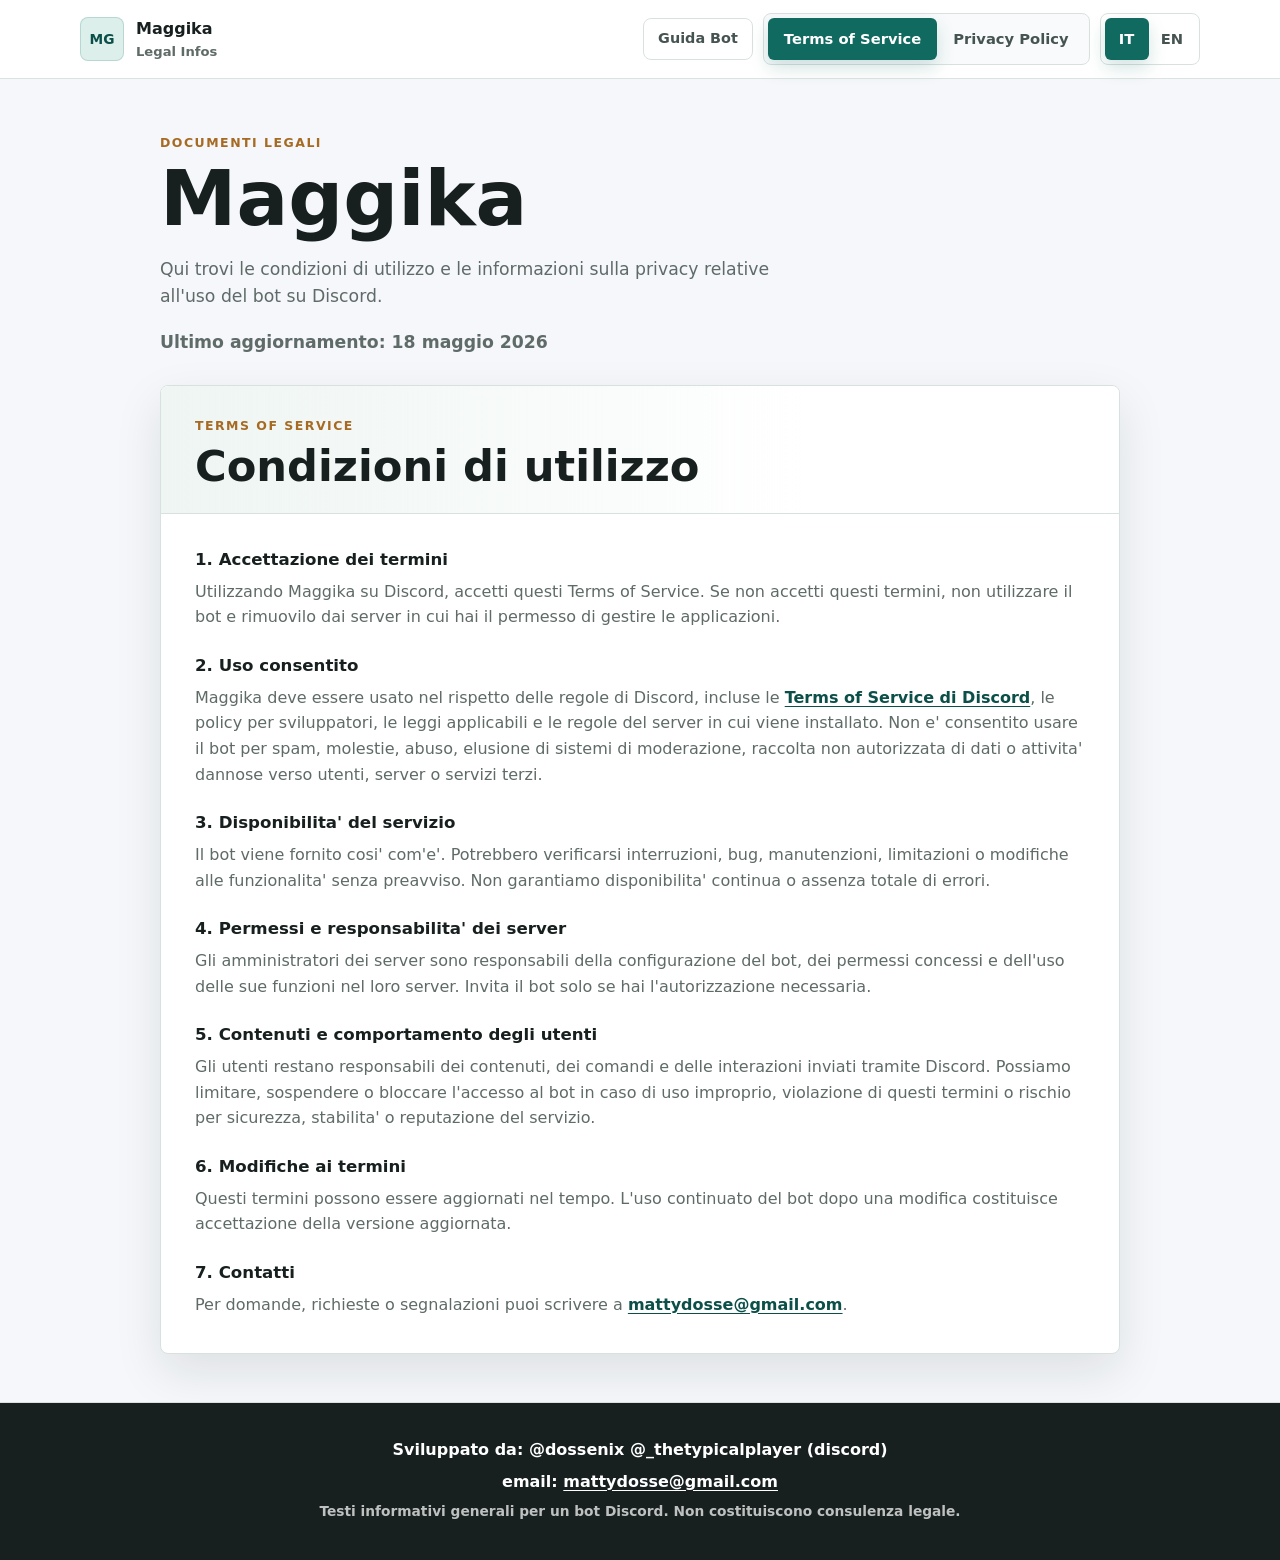
<file: index.html>
<!doctype html>
<html lang="it">
  <head>
    <meta charset="utf-8" />
    <meta name="viewport" content="width=device-width, initial-scale=1" />
    <meta
      name="description"
      content="Terms of Service e Privacy Policy per Maggika, bot Discord."
    />
    <title>Maggika | Legal Infos</title>
    <link rel="stylesheet" href="styles.css" />
  </head>
  <body>
    <header class="site-header">
      <nav class="nav" aria-label="Navigazione principale">
        <a class="brand" href="index.html#terms" aria-label="Maggika legal infos">
          <span class="brand-mark" aria-hidden="true">MG</span>
          <span>
            <span class="brand-name">Maggika</span>
            <span class="brand-subtitle">Legal Infos</span>
          </span>
        </a>

        <div class="nav-actions">
          <div class="page-links" aria-label="Pagine sito">
            <a class="page-link" href="bot.html">Guida Bot</a>
          </div>

          <div class="tabs" role="tablist" aria-label="Documenti legali">
            <button
              class="tab-button is-active"
              type="button"
              role="tab"
              aria-selected="true"
              aria-controls="terms"
              data-target="terms"
            >
              Terms of Service
            </button>
            <button
              class="tab-button"
              type="button"
              role="tab"
              aria-selected="false"
              aria-controls="privacy"
              data-target="privacy"
            >
              Privacy Policy
            </button>
          </div>

          <div class="language-switch" aria-label="Selezione lingua">
            <button
              class="language-button is-active"
              type="button"
              data-lang="it"
              aria-pressed="true"
            >
              IT
            </button>
            <button
              class="language-button"
              type="button"
              data-lang="en"
              aria-pressed="false"
            >
              EN
            </button>
          </div>
        </div>
      </nav>
    </header>

    <main class="page-shell">
      <section class="intro" aria-labelledby="page-title">
        <p class="eyebrow" data-i18n="intro.eyebrow">Documenti legali</p>
        <h1 id="page-title">Maggika</h1>
        <p data-i18n="intro.copy">
          Qui trovi le condizioni di utilizzo e le informazioni sulla privacy
          relative all'uso del bot su Discord.
        </p>
        <p class="last-updated" data-i18n="intro.updated">
          Ultimo aggiornamento: 18 maggio 2026
        </p>
      </section>

      <section
        class="policy-panel is-visible"
        id="terms"
        role="tabpanel"
        aria-labelledby="terms-title"
      >
        <div class="panel-heading">
          <p class="section-kicker" data-i18n="terms.kicker">Terms of Service</p>
          <h2 id="terms-title" data-i18n="terms.title">Condizioni di utilizzo</h2>
        </div>

        <article class="policy-content">
          <h3 data-i18n="terms.1.title">1. Accettazione dei termini</h3>
          <p data-i18n="terms.1.body">
            Utilizzando Maggika su Discord, accetti questi Terms of Service.
            Se non accetti questi termini, non utilizzare il bot e rimuovilo dai
            server in cui hai il permesso di gestire le applicazioni.
          </p>

          <h3 data-i18n="terms.2.title">2. Uso consentito</h3>
          <p data-i18n-html="terms.2.body">
            Maggika deve essere usato nel rispetto delle regole di Discord,
            incluse le
            <a href="https://discord.com/terms" target="_blank" rel="noreferrer"
              >Terms of Service di Discord</a
            >, le policy per sviluppatori, le leggi applicabili e le regole del
            server in cui viene installato. Non e' consentito usare il bot per
            spam, molestie, abuso, elusione di sistemi di moderazione, raccolta
            non autorizzata di dati o attivita' dannose verso utenti, server o
            servizi terzi.
          </p>

          <h3 data-i18n="terms.3.title">3. Disponibilita' del servizio</h3>
          <p data-i18n="terms.3.body">
            Il bot viene fornito cosi' com'e'. Potrebbero verificarsi interruzioni,
            bug, manutenzioni, limitazioni o modifiche alle funzionalita' senza
            preavviso. Non garantiamo disponibilita' continua o assenza totale di
            errori.
          </p>

          <h3 data-i18n="terms.4.title">4. Permessi e responsabilita' dei server</h3>
          <p data-i18n="terms.4.body">
            Gli amministratori dei server sono responsabili della configurazione
            del bot, dei permessi concessi e dell'uso delle sue funzioni nel loro
            server. Invita il bot solo se hai l'autorizzazione necessaria.
          </p>

          <h3 data-i18n="terms.5.title">5. Contenuti e comportamento degli utenti</h3>
          <p data-i18n="terms.5.body">
            Gli utenti restano responsabili dei contenuti, dei comandi e delle
            interazioni inviati tramite Discord. Possiamo limitare, sospendere o
            bloccare l'accesso al bot in caso di uso improprio, violazione di
            questi termini o rischio per sicurezza, stabilita' o reputazione del
            servizio.
          </p>

          <h3 data-i18n="terms.6.title">6. Modifiche ai termini</h3>
          <p data-i18n="terms.6.body">
            Questi termini possono essere aggiornati nel tempo. L'uso continuato
            del bot dopo una modifica costituisce accettazione della versione
            aggiornata.
          </p>

          <h3 data-i18n="terms.7.title">7. Contatti</h3>
          <p data-i18n-html="terms.7.body">
            Per domande, richieste o segnalazioni puoi scrivere a
            <a href="mailto:mattydosse@gmail.com">mattydosse@gmail.com</a>.
          </p>
        </article>
      </section>

      <section
        class="policy-panel"
        id="privacy"
        role="tabpanel"
        aria-labelledby="privacy-title"
        hidden
      >
        <div class="panel-heading">
          <p class="section-kicker" data-i18n="privacy.kicker">Privacy Policy</p>
          <h2 id="privacy-title" data-i18n="privacy.title">Informativa sulla privacy</h2>
        </div>

        <article class="policy-content">
          <h3 data-i18n="privacy.1.title">1. Dati che possiamo trattare</h3>
          <p data-i18n="privacy.1.body">
            Maggika puo' trattare dati tecnici e dati Discord necessari al
            funzionamento del bot, come ID utente, ID server, ID canali, ruoli,
            impostazioni del server, comandi usati, timestamp, log tecnici e
            contenuti inviati dagli utenti quando sono necessari per eseguire una
            funzione richiesta.
          </p>

          <h3 data-i18n="privacy.2.title">2. Finalita' del trattamento</h3>
          <p data-i18n="privacy.2.body">
            I dati vengono usati per fornire le funzionalita' del bot, gestire la
            configurazione dei server, migliorare stabilita' e sicurezza,
            prevenire abusi, correggere errori e rispondere a richieste di
            supporto.
          </p>

          <h3 data-i18n="privacy.3.title">3. Conservazione dei dati</h3>
          <p data-i18n="privacy.3.body">
            Conserviamo i dati solo per il tempo necessario al funzionamento del
            bot, alla sicurezza del servizio, alla risoluzione di problemi
            tecnici o agli obblighi applicabili. I dati non piu' necessari
            vengono eliminati o resi non riconducibili quando possibile.
          </p>

          <h3 data-i18n="privacy.4.title">4. Condivisione dei dati</h3>
          <p data-i18n="privacy.4.body">
            Non vendiamo i dati degli utenti. I dati possono essere trattati da
            servizi tecnici usati per ospitare, monitorare o mantenere il bot,
            oppure condivisi quando richiesto dalla legge o necessario per
            proteggere utenti, server e integrita' del servizio.
          </p>

          <h3 data-i18n="privacy.5.title">5. Sicurezza</h3>
          <p data-i18n="privacy.5.body">
            Usiamo misure ragionevoli per proteggere i dati trattati dal bot.
            Nessun sistema online, tuttavia, puo' essere considerato sicuro al
            100%.
          </p>

          <h3 data-i18n="privacy.6.title">6. Diritti e richieste degli utenti</h3>
          <p data-i18n-html="privacy.6.body">
            Puoi richiedere informazioni, correzione o cancellazione dei dati
            associati al tuo utilizzo del bot scrivendo a
            <a href="mailto:mattydosse@gmail.com">mattydosse@gmail.com</a>. Per
            aiutarci a gestire la richiesta, includi il tuo ID Discord e, se
            rilevante, l'ID del server.
          </p>

          <h3 data-i18n="privacy.7.title">7. Servizi di terze parti</h3>
          <p data-i18n-html="privacy.7.body">
            Il bot opera sulla piattaforma Discord. L'uso di Discord resta
            soggetto ai
            <a href="https://discord.com/terms" target="_blank" rel="noreferrer"
              >termini</a
            >, alla
            <a href="https://discord.com/privacy" target="_blank" rel="noreferrer"
              >privacy policy</a
            >
            e alle impostazioni privacy di Discord. Per le applicazioni Discord
            possono inoltre applicarsi i
            <a
              href="https://support-dev.discord.com/hc/en-us/articles/8562894815383-Discord-Developer-Terms-of-Service"
              target="_blank"
              rel="noreferrer"
              >Developer Terms of Service</a
            >
            e la
            <a
              href="https://support-dev.discord.com/hc/en-us/articles/8563934450327-Discord-Developer-Policy"
              target="_blank"
              rel="noreferrer"
              >Developer Policy</a
            >.
          </p>

          <h3 data-i18n="privacy.8.title">8. Modifiche alla privacy policy</h3>
          <p data-i18n="privacy.8.body">
            Questa Privacy Policy puo' essere aggiornata nel tempo. La versione
            pubblicata su questa pagina e' quella attualmente applicabile.
          </p>
        </article>
      </section>
    </main>

    <footer class="footer">
      <p data-i18n="footer.developed">
        Sviluppato da: @dossenix @_thetypicalplayer (discord)
      </p>
      <p data-i18n-html="footer.email">
        email: <a href="mailto:mattydosse@gmail.com">mattydosse@gmail.com</a>
      </p>
      <p class="disclaimer" data-i18n="footer.disclaimer">
        Testi informativi generali per un bot Discord. Non costituiscono
        consulenza legale.
      </p>
    </footer>

    <script src="script.js?v=20260518-langfix"></script>
  </body>
</html>
</file>
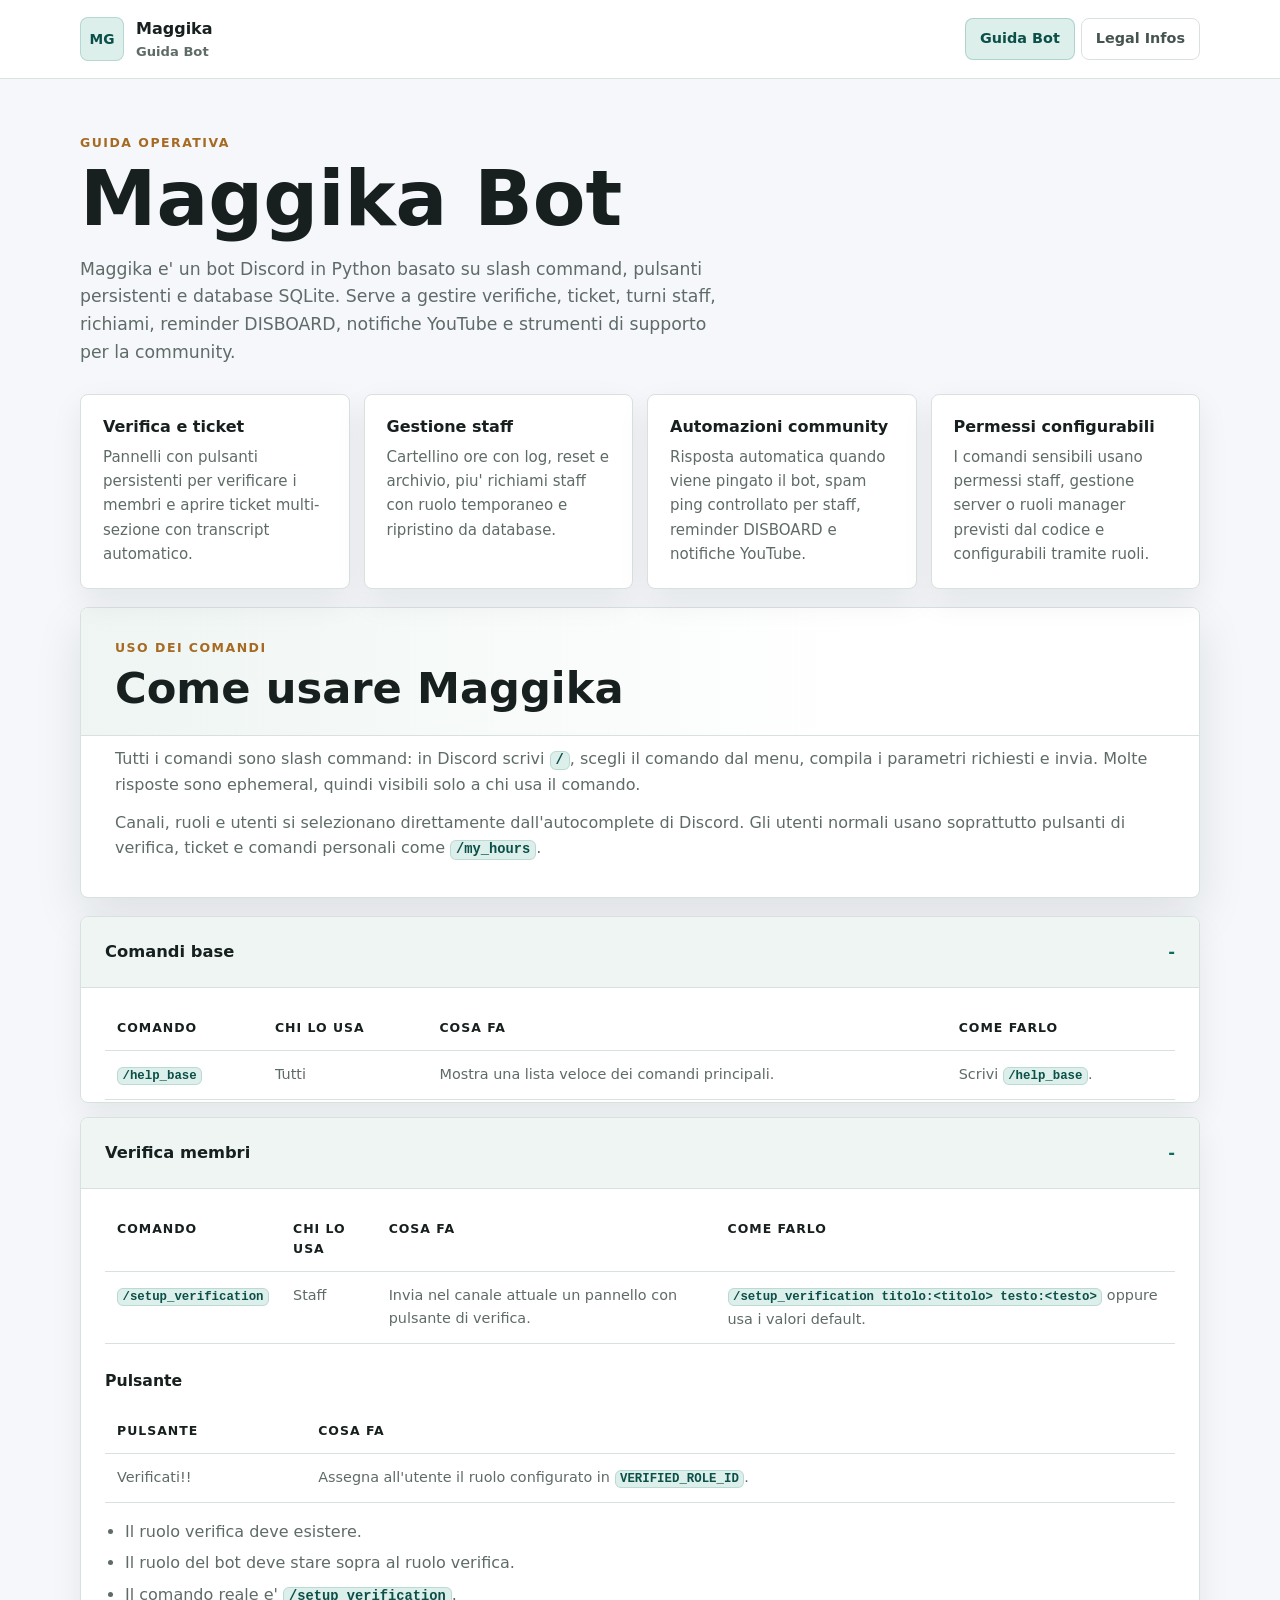
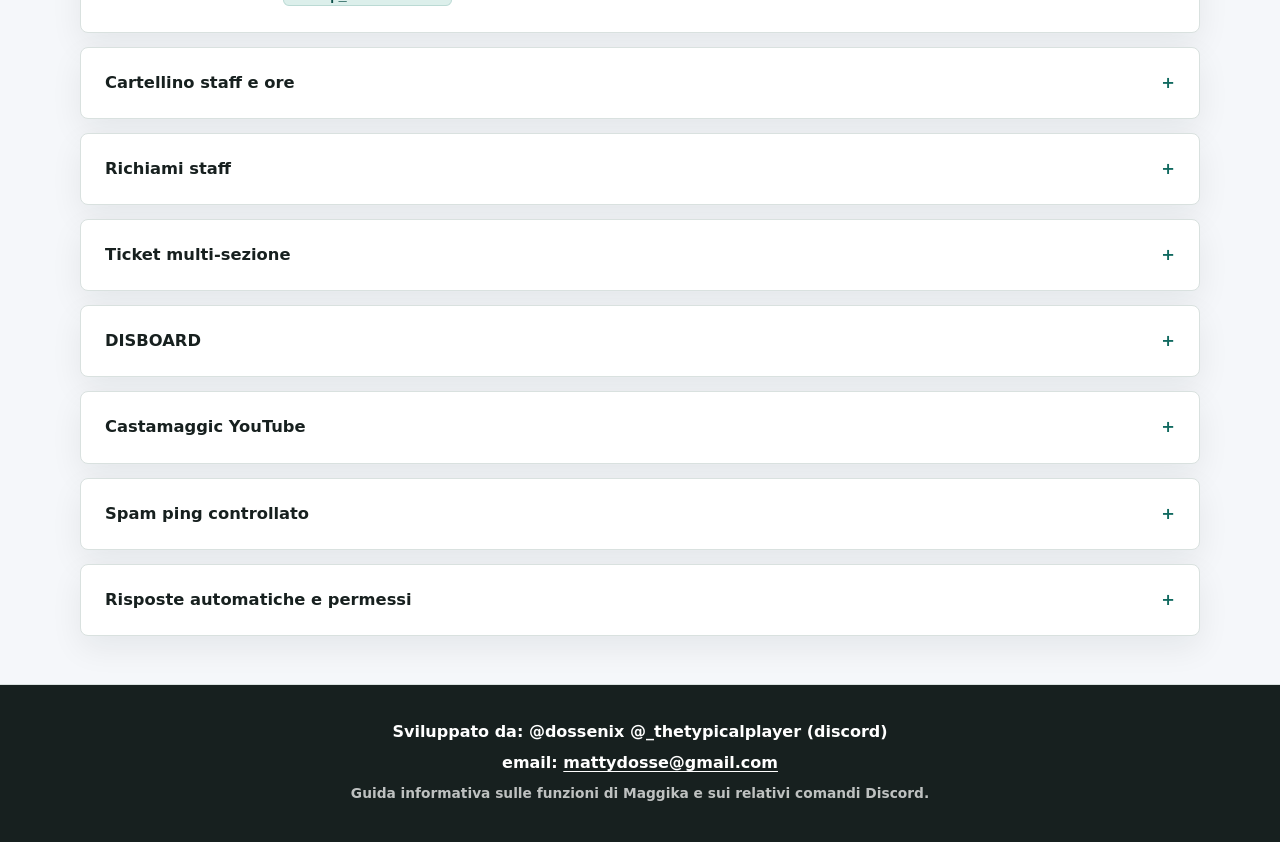
<file: bot.html>
<!doctype html>
<html lang="it">
  <head>
    <meta charset="utf-8" />
    <meta name="viewport" content="width=device-width, initial-scale=1" />
    <meta
      name="description"
      content="Guida operativa e significato di Maggika, bot Discord in Python."
    />
    <title>Maggika | Guida Bot</title>
    <link rel="stylesheet" href="styles.css" />
  </head>
  <body>
    <header class="site-header">
      <nav class="nav" aria-label="Navigazione principale">
        <a class="brand" href="bot.html" aria-label="Maggika guida bot">
          <span class="brand-mark" aria-hidden="true">MG</span>
          <span>
            <span class="brand-name">Maggika</span>
            <span class="brand-subtitle">Guida Bot</span>
          </span>
        </a>

        <div class="nav-actions">
          <div class="page-links" aria-label="Pagine sito">
            <a class="page-link is-active" href="bot.html">Guida Bot</a>
            <a class="page-link" href="index.html#terms">Legal Infos</a>
          </div>
        </div>
      </nav>
    </header>

    <main class="page-shell guide-shell">
      <section class="intro" aria-labelledby="guide-title">
        <p class="eyebrow">Guida operativa</p>
        <h1 id="guide-title">Maggika Bot</h1>
        <p>
          Maggika e' un bot Discord in Python basato su slash command, pulsanti
          persistenti e database SQLite. Serve a gestire verifiche, ticket,
          turni staff, richiami, reminder DISBOARD, notifiche YouTube e strumenti
          di supporto per la community.
        </p>
      </section>

      <section class="feature-grid" aria-label="Funzioni principali">
        <article class="feature-item">
          <h2>Verifica e ticket</h2>
          <p>
            Pannelli con pulsanti persistenti per verificare i membri e aprire
            ticket multi-sezione con transcript automatico.
          </p>
        </article>
        <article class="feature-item">
          <h2>Gestione staff</h2>
          <p>
            Cartellino ore con log, reset e archivio, piu' richiami staff con
            ruolo temporaneo e ripristino da database.
          </p>
        </article>
        <article class="feature-item">
          <h2>Automazioni community</h2>
          <p>
            Risposta automatica quando viene pingato il bot, spam ping
            controllato per staff, reminder DISBOARD e notifiche YouTube.
          </p>
        </article>
        <article class="feature-item">
          <h2>Permessi configurabili</h2>
          <p>
            I comandi sensibili usano permessi staff, gestione server o ruoli
            manager previsti dal codice e configurabili tramite ruoli.
          </p>
        </article>
      </section>

      <section class="guide-panel" aria-labelledby="how-to-title">
        <div class="panel-heading">
          <p class="section-kicker">Uso dei comandi</p>
          <h2 id="how-to-title">Come usare Maggika</h2>
        </div>
        <div class="policy-content">
          <p>
            Tutti i comandi sono slash command: in Discord scrivi
            <code>/</code>, scegli il comando dal menu, compila i parametri
            richiesti e invia. Molte risposte sono ephemeral, quindi visibili
            solo a chi usa il comando.
          </p>
          <p>
            Canali, ruoli e utenti si selezionano direttamente dall'autocomplete
            di Discord. Gli utenti normali usano soprattutto pulsanti di
            verifica, ticket e comandi personali come <code>/my_hours</code>.
          </p>
        </div>
      </section>

      <section class="docs-stack" aria-label="Documentazione comandi">
        <details class="doc-section" open>
          <summary>Comandi base</summary>
          <div class="table-wrap">
            <table>
              <thead>
                <tr>
                  <th>Comando</th>
                  <th>Chi lo usa</th>
                  <th>Cosa fa</th>
                  <th>Come farlo</th>
                </tr>
              </thead>
              <tbody>
                <tr>
                  <td><code>/help_base</code></td>
                  <td>Tutti</td>
                  <td>Mostra una lista veloce dei comandi principali.</td>
                  <td>Scrivi <code>/help_base</code>.</td>
                </tr>
              </tbody>
            </table>
          </div>
        </details>

        <details class="doc-section" open>
          <summary>Verifica membri</summary>
          <div class="table-wrap">
            <table>
              <thead>
                <tr>
                  <th>Comando</th>
                  <th>Chi lo usa</th>
                  <th>Cosa fa</th>
                  <th>Come farlo</th>
                </tr>
              </thead>
              <tbody>
                <tr>
                  <td><code>/setup_verification</code></td>
                  <td>Staff</td>
                  <td>Invia nel canale attuale un pannello con pulsante di verifica.</td>
                  <td>
                    <code>/setup_verification titolo:&lt;titolo&gt; testo:&lt;testo&gt;</code>
                    oppure usa i valori default.
                  </td>
                </tr>
              </tbody>
            </table>
          </div>
          <h3>Pulsante</h3>
          <div class="table-wrap compact-table">
            <table>
              <thead>
                <tr>
                  <th>Pulsante</th>
                  <th>Cosa fa</th>
                </tr>
              </thead>
              <tbody>
                <tr>
                  <td>Verificati!!</td>
                  <td>Assegna all'utente il ruolo configurato in <code>VERIFIED_ROLE_ID</code>.</td>
                </tr>
              </tbody>
            </table>
          </div>
          <ul class="note-list">
            <li>Il ruolo verifica deve esistere.</li>
            <li>Il ruolo del bot deve stare sopra al ruolo verifica.</li>
            <li>Il comando reale e' <code>/setup_verification</code>.</li>
          </ul>
        </details>

        <details class="doc-section">
          <summary>Cartellino staff e ore</summary>
          <div class="table-wrap">
            <table>
              <thead>
                <tr>
                  <th>Comando</th>
                  <th>Chi lo usa</th>
                  <th>Cosa fa</th>
                  <th>Come farlo</th>
                </tr>
              </thead>
              <tbody>
                <tr>
                  <td><code>/cartellino_panel</code></td>
                  <td>Manager ore</td>
                  <td>Invia il pannello cartellino in un canale.</td>
                  <td><code>/cartellino_panel canale:#staff logs:#log-cartellino</code>.</td>
                </tr>
                <tr>
                  <td><code>/cartellino_set_logs</code></td>
                  <td>Manager ore</td>
                  <td>Imposta il canale log per aperture, chiusure e annullamenti.</td>
                  <td><code>/cartellino_set_logs canale:#log-cartellino</code>.</td>
                </tr>
                <tr>
                  <td><code>/clock_in</code></td>
                  <td>Staff</td>
                  <td>Apre il tuo cartellino.</td>
                  <td>Scrivi <code>/clock_in</code> quando inizi il turno.</td>
                </tr>
                <tr>
                  <td><code>/clock_out</code></td>
                  <td>Staff</td>
                  <td>Chiude il tuo cartellino e salva i minuti.</td>
                  <td>Scrivi <code>/clock_out</code> quando finisci il turno.</td>
                </tr>
                <tr>
                  <td><code>/my_hours</code></td>
                  <td>Staff</td>
                  <td>Mostra le tue ore totali e se hai un turno aperto.</td>
                  <td>Scrivi <code>/my_hours</code>.</td>
                </tr>
                <tr>
                  <td><code>/hours</code></td>
                  <td>Manager ore</td>
                  <td>Mostra le ore di un membro staff.</td>
                  <td><code>/hours staff:@utente</code>.</td>
                </tr>
                <tr>
                  <td><code>/hours_reset</code></td>
                  <td>Manager ore</td>
                  <td>Azzera le ore di uno staff e archivia il totale precedente.</td>
                  <td><code>/hours_reset staff:@utente motivo:&lt;motivo&gt;</code>.</td>
                </tr>
                <tr>
                  <td><code>/cartellino_annulla</code></td>
                  <td>Manager ore</td>
                  <td>Annulla un cartellino aperto o l'ultimo timbro.</td>
                  <td>
                    <code>/cartellino_annulla staff:@utente tipo:&lt;tipo&gt; motivo:&lt;motivo&gt;</code>.
                  </td>
                </tr>
                <tr>
                  <td><code>/staff_archive</code></td>
                  <td>Manager ore</td>
                  <td>Mostra archivio ore, reset, timbri annullati e richiami.</td>
                  <td><code>/staff_archive staff:@utente</code>.</td>
                </tr>
              </tbody>
            </table>
          </div>
          <h3>Pulsanti del pannello</h3>
          <div class="table-wrap compact-table">
            <table>
              <thead>
                <tr>
                  <th>Pulsante</th>
                  <th>Cosa fa</th>
                </tr>
              </thead>
              <tbody>
                <tr>
                  <td>Apri cartellino</td>
                  <td>Equivale a <code>/clock_in</code>.</td>
                </tr>
                <tr>
                  <td>Chiudi cartellino</td>
                  <td>Equivale a <code>/clock_out</code>.</td>
                </tr>
                <tr>
                  <td>Aperti ora</td>
                  <td>Mostra chi ha un cartellino aperto in quel momento.</td>
                </tr>
              </tbody>
            </table>
          </div>
          <ul class="note-list">
            <li>Il bot impedisce di aprire due cartellini contemporaneamente.</li>
            <li>I minuti vengono arrotondati almeno a 1 minuto se il turno ha durata positiva.</li>
            <li>I log vengono inviati solo se hai configurato il canale log.</li>
          </ul>
        </details>

        <details class="doc-section">
          <summary>Richiami staff</summary>
          <div class="table-wrap">
            <table>
              <thead>
                <tr>
                  <th>Comando</th>
                  <th>Chi lo usa</th>
                  <th>Cosa fa</th>
                  <th>Come farlo</th>
                </tr>
              </thead>
              <tbody>
                <tr>
                  <td><code>/staff_richiamo_roles</code></td>
                  <td>Manager ore</td>
                  <td>Decide quali ruoli possono dare richiami staff.</td>
                  <td><code>/staff_richiamo_roles ruolo_1:@Admin ruolo_2:@Manager ruolo_3:@Tecnico</code>.</td>
                </tr>
                <tr>
                  <td><code>/staff_richiamo</code></td>
                  <td>Ruoli autorizzati</td>
                  <td>Assegna un ruolo temporaneo a uno staff e salva il richiamo.</td>
                  <td><code>/staff_richiamo staff:@utente ruolo:@Richiamo durata:2h motivo:&lt;motivo&gt;</code>.</td>
                </tr>
              </tbody>
            </table>
          </div>
          <p class="inline-note">Durate supportate: <code>30m</code>, <code>2h</code>, <code>1d</code>, <code>3d</code>, <code>1d2h</code>.</p>
          <p class="inline-note">
            Il bot prova a rimuovere automaticamente il ruolo alla scadenza. Se
            si riavvia, ripristina i richiami ancora pendenti dal database.
          </p>
        </details>

        <details class="doc-section">
          <summary>Ticket multi-sezione</summary>
          <h3>Tipi ticket disponibili</h3>
          <div class="table-wrap compact-table">
            <table>
              <thead>
                <tr>
                  <th>Valore</th>
                  <th>Nome visibile</th>
                  <th>Uso</th>
                </tr>
              </thead>
              <tbody>
                <tr>
                  <td><code>reports_utenti</code></td>
                  <td>Reports Utenti</td>
                  <td>Segnalazioni verso utenti.</td>
                </tr>
                <tr>
                  <td><code>reports_staff</code></td>
                  <td>Reports Staff</td>
                  <td>Segnalazioni verso membri staff.</td>
                </tr>
                <tr>
                  <td><code>supporto_generale</code></td>
                  <td>Supporto Generale</td>
                  <td>Domande, problemi e chiarimenti.</td>
                </tr>
                <tr>
                  <td><code>partnership</code></td>
                  <td>Partnership</td>
                  <td>Proposte o richieste partnership.</td>
                </tr>
              </tbody>
            </table>
          </div>
          <div class="table-wrap">
            <table>
              <thead>
                <tr>
                  <th>Comando</th>
                  <th>Chi lo usa</th>
                  <th>Cosa fa</th>
                  <th>Come farlo</th>
                </tr>
              </thead>
              <tbody>
                <tr>
                  <td><code>/ticket_panel</code></td>
                  <td>Manager ticket</td>
                  <td>Invia il pannello ticket.</td>
                  <td><code>/ticket_panel canale:#ticket titolo:&lt;titolo&gt; descrizione:&lt;testo&gt;</code>.</td>
                </tr>
                <tr>
                  <td><code>/ticket_set_roles</code></td>
                  <td>Manager ticket</td>
                  <td>Imposta i ruoli supporto per un tipo ticket.</td>
                  <td><code>/ticket_set_roles tipo:supporto_generale ruolo_1:@Staff ruolo_2:@Admin</code>.</td>
                </tr>
                <tr>
                  <td><code>/ticket_set_category</code></td>
                  <td>Manager ticket</td>
                  <td>Imposta la categoria dove creare i canali ticket.</td>
                  <td><code>/ticket_set_category tipo:reports_utenti categoria:&lt;categoria&gt;</code>.</td>
                </tr>
                <tr>
                  <td><code>/ticket_set_transcript</code></td>
                  <td>Manager ticket</td>
                  <td>Imposta il canale dove inviare i transcript.</td>
                  <td><code>/ticket_set_transcript tipo:reports_utenti canale:#transcript</code>.</td>
                </tr>
                <tr>
                  <td><code>/ticket_set_open_message</code></td>
                  <td>Manager ticket</td>
                  <td>Personalizza titolo e messaggio del ticket appena aperto.</td>
                  <td><code>/ticket_set_open_message tipo:supporto_generale titolo:&lt;titolo&gt; messaggio:&lt;messaggio&gt;</code>.</td>
                </tr>
                <tr>
                  <td><code>/ticket_reset_open_message</code></td>
                  <td>Manager ticket</td>
                  <td>Ripristina il messaggio apertura default.</td>
                  <td><code>/ticket_reset_open_message tipo:supporto_generale</code>.</td>
                </tr>
                <tr>
                  <td><code>/ticket_settings</code></td>
                  <td>Manager ticket</td>
                  <td>Mostra configurazione ticket attuale.</td>
                  <td>Scrivi <code>/ticket_settings</code>.</td>
                </tr>
                <tr>
                  <td><code>/close_ticket</code></td>
                  <td>Owner ticket, supporto o staff</td>
                  <td>Chiude il ticket corrente, salva transcript e cancella il canale.</td>
                  <td>Dentro al ticket: <code>/close_ticket motivo:&lt;motivo&gt;</code>.</td>
                </tr>
              </tbody>
            </table>
          </div>
          <h3>Placeholder apertura ticket</h3>
          <p class="inline-note">
            Puoi usare <code>{ticket_id}</code>, <code>{type}</code>,
            <code>{user}</code>, <code>{user_name}</code>,
            <code>{subject}</code>, <code>{description}</code> e
            <code>{support}</code>.
          </p>
          <ul class="note-list">
            <li>Ogni utente puo' avere un solo ticket aperto per lo stesso tipo.</li>
            <li>Alla chiusura viene generato un transcript <code>.txt</code> degli ultimi messaggi letti.</li>
            <li>Il bot deve poter creare e gestire canali, leggere cronologia e inviare file.</li>
          </ul>
        </details>

        <details class="doc-section">
          <summary>DISBOARD</summary>
          <div class="table-wrap">
            <table>
              <thead>
                <tr>
                  <th>Comando</th>
                  <th>Chi lo usa</th>
                  <th>Cosa fa</th>
                  <th>Come farlo</th>
                </tr>
              </thead>
              <tbody>
                <tr>
                  <td><code>/disboard_set_timer</code></td>
                  <td>Staff o gestione server</td>
                  <td>Imposta dopo quanti minuti ricordare il bump.</td>
                  <td><code>/disboard_set_timer minuti:120</code>. Range: 1-1440.</td>
                </tr>
                <tr>
                  <td><code>/disboard_status</code></td>
                  <td>Tutti</td>
                  <td>Mostra il prossimo reminder DISBOARD pendente.</td>
                  <td>Scrivi <code>/disboard_status</code>.</td>
                </tr>
                <tr>
                  <td><code>/disboard_cancel</code></td>
                  <td>Staff o gestione server</td>
                  <td>Cancella i reminder pendenti di un canale.</td>
                  <td><code>/disboard_cancel canale:#bump</code>, oppure usa il canale attuale.</td>
                </tr>
              </tbody>
            </table>
          </div>
          <ul class="note-list">
            <li>Il bot ascolta i messaggi del bot DISBOARD.</li>
            <li>Quando rileva un bump riuscito, salva un reminder.</li>
            <li>Alla scadenza pinga chi ha fatto bump, se riesce a riconoscerlo.</li>
          </ul>
        </details>

        <details class="doc-section">
          <summary>Castamaggic YouTube</summary>
          <div class="table-wrap">
            <table>
              <thead>
                <tr>
                  <th>Comando</th>
                  <th>Chi lo usa</th>
                  <th>Cosa fa</th>
                  <th>Come farlo</th>
                </tr>
              </thead>
              <tbody>
                <tr>
                  <td><code>/castamaggic_setup</code></td>
                  <td>Staff</td>
                  <td>Configura notifiche nuovo video.</td>
                  <td><code>/castamaggic_setup youtube_channel_id:UC... canale:#video ruolo:@YouTube intervallo_minuti:30 annuncia_ultimo:false messaggio:&lt;testo&gt;</code>.</td>
                </tr>
                <tr>
                  <td><code>/castamaggic_check</code></td>
                  <td>Staff</td>
                  <td>Controlla subito se c'e' un nuovo video.</td>
                  <td><code>/castamaggic_check annuncia_anche_se_gia_visto:false</code>.</td>
                </tr>
                <tr>
                  <td><code>/castamaggic_status</code></td>
                  <td>Tutti</td>
                  <td>Mostra configurazione Castamaggic.</td>
                  <td>Scrivi <code>/castamaggic_status</code>.</td>
                </tr>
                <tr>
                  <td><code>/castamaggic_set_channel</code></td>
                  <td>Staff</td>
                  <td>Cambia canale notifiche video.</td>
                  <td><code>/castamaggic_set_channel canale:#video</code>.</td>
                </tr>
                <tr>
                  <td><code>/castamaggic_set_role</code></td>
                  <td>Staff</td>
                  <td>Cambia ruolo da pingare.</td>
                  <td><code>/castamaggic_set_role ruolo:@YouTube</code>.</td>
                </tr>
                <tr>
                  <td><code>/castamaggic_clear_role</code></td>
                  <td>Staff</td>
                  <td>Rimuove il ping ruolo.</td>
                  <td>Scrivi <code>/castamaggic_clear_role</code>.</td>
                </tr>
                <tr>
                  <td><code>/castamaggic_set_youtube</code></td>
                  <td>Staff</td>
                  <td>Cambia ID canale YouTube.</td>
                  <td><code>/castamaggic_set_youtube youtube_channel_id:UC...</code>.</td>
                </tr>
                <tr>
                  <td><code>/castamaggic_set_interval</code></td>
                  <td>Staff</td>
                  <td>Cambia intervallo controllo video.</td>
                  <td><code>/castamaggic_set_interval minuti:30</code>. Range: 5-1440.</td>
                </tr>
                <tr>
                  <td><code>/castamaggic_set_message</code></td>
                  <td>Staff</td>
                  <td>Personalizza il testo dell'annuncio.</td>
                  <td><code>/castamaggic_set_message messaggio:Nuovo video: {title} {url}</code>.</td>
                </tr>
                <tr>
                  <td><code>/castamaggic_toggle</code></td>
                  <td>Staff</td>
                  <td>Attiva o disattiva le notifiche.</td>
                  <td><code>/castamaggic_toggle attivo:true</code> oppure <code>false</code>.</td>
                </tr>
              </tbody>
            </table>
          </div>
          <p class="inline-note">
            Placeholder annuncio: <code>{title}</code>, <code>{url}</code>,
            <code>{published}</code>. L'ID canale YouTube di solito inizia con
            <code>UC</code> e il controllo automatico usa il feed XML.
          </p>
        </details>

        <details class="doc-section">
          <summary>Spam ping controllato</summary>
          <div class="table-wrap">
            <table>
              <thead>
                <tr>
                  <th>Comando</th>
                  <th>Chi lo usa</th>
                  <th>Cosa fa</th>
                  <th>Come farlo</th>
                </tr>
              </thead>
              <tbody>
                <tr>
                  <td><code>/spam_ping</code></td>
                  <td>Staff</td>
                  <td>Pinga un utente da 1 a 5 volte con pausa di 1 secondo.</td>
                  <td><code>/spam_ping membro:@utente volte:3 messaggio:ti stanno cercando</code>.</td>
                </tr>
              </tbody>
            </table>
          </div>
          <ul class="note-list">
            <li>Non puo' pingare altri bot.</li>
            <li>Ha cooldown: 1 uso ogni 90 secondi.</li>
            <li>Non permette ping a ruoli o everyone.</li>
          </ul>
        </details>

        <details class="doc-section">
          <summary>Risposte automatiche e permessi</summary>
          <p class="inline-note">
            Maggika risponde automaticamente quando viene menzionato direttamente
            in un messaggio, ad esempio <code>@MaggikaBot</code>. Risponde con
            una frase casuale e una GIF, non risponde ai bot e ignora
            <code>@everyone</code>.
          </p>
          <div class="table-wrap compact-table">
            <table>
              <thead>
                <tr>
                  <th>Concetto</th>
                  <th>Come funziona</th>
                </tr>
              </thead>
              <tbody>
                <tr>
                  <td>Staff generale</td>
                  <td>Admin oppure ruoli indicati in <code>STAFF_ROLE_IDS</code>.</td>
                </tr>
                <tr>
                  <td>Manager ore</td>
                  <td>Admin, <code>manage_guild</code> oppure ruoli manager hardcoded nel modulo ore.</td>
                </tr>
                <tr>
                  <td>Manager ticket</td>
                  <td>Admin, <code>manage_guild</code> oppure ruoli manager hardcoded nel modulo ticket.</td>
                </tr>
              </tbody>
            </table>
          </div>
        </details>
      </section>
    </main>

    <footer class="footer">
      <p>Sviluppato da: @dossenix @_thetypicalplayer (discord)</p>
      <p>email: <a href="mailto:mattydosse@gmail.com">mattydosse@gmail.com</a></p>
      <p class="disclaimer">
        Guida informativa sulle funzioni di Maggika e sui relativi comandi Discord.
      </p>
    </footer>
  </body>
</html>
</file>
<file: styles.css>
:root {
  color-scheme: light;
  --bg: #f5f7fa;
  --surface: #ffffff;
  --surface-soft: #eef5f3;
  --text: #17201f;
  --muted: #5f6b68;
  --line: #d9e1df;
  --accent: #116a60;
  --accent-strong: #0b4f48;
  --accent-soft: #dcefeb;
  --gold: #a66a22;
  --shadow: 0 18px 48px rgba(18, 32, 30, 0.1);
}

* {
  box-sizing: border-box;
}

html {
  scroll-behavior: smooth;
}

body {
  margin: 0;
  min-height: 100vh;
  background: var(--bg);
  color: var(--text);
  font-family:
    Inter, ui-sans-serif, system-ui, -apple-system, BlinkMacSystemFont, "Segoe UI",
    sans-serif;
  line-height: 1.6;
}

a {
  color: var(--accent-strong);
  font-weight: 700;
  text-decoration-thickness: 0.08em;
  text-underline-offset: 0.18em;
}

.site-header {
  position: sticky;
  top: 0;
  z-index: 10;
  border-bottom: 1px solid rgba(217, 225, 223, 0.9);
  background: rgba(255, 255, 255, 0.92);
  backdrop-filter: blur(18px);
}

.nav {
  display: flex;
  width: min(1120px, calc(100% - 32px));
  min-height: 78px;
  margin: 0 auto;
  align-items: center;
  justify-content: space-between;
  gap: 24px;
}

.brand {
  display: inline-flex;
  min-width: 0;
  align-items: center;
  gap: 12px;
  color: inherit;
  text-decoration: none;
}

.brand-mark {
  display: grid;
  width: 44px;
  height: 44px;
  flex: 0 0 auto;
  place-items: center;
  border: 1px solid rgba(17, 106, 96, 0.18);
  border-radius: 8px;
  background: var(--accent-soft);
  color: var(--accent-strong);
  font-size: 0.86rem;
  font-weight: 900;
  letter-spacing: 0;
}

.brand-name,
.brand-subtitle {
  display: block;
}

.brand-name {
  font-size: 1rem;
  font-weight: 850;
}

.brand-subtitle {
  color: var(--muted);
  font-size: 0.82rem;
  font-weight: 700;
}

.nav-actions {
  display: inline-flex;
  min-width: 0;
  align-items: center;
  gap: 10px;
}

.page-links {
  display: inline-flex;
  min-width: 0;
  align-items: center;
  gap: 6px;
}

.page-link {
  display: inline-flex;
  min-height: 42px;
  align-items: center;
  border: 1px solid var(--line);
  border-radius: 8px;
  background: #ffffff;
  color: #465451;
  font-size: 0.9rem;
  font-weight: 850;
  padding: 0 14px;
  text-decoration: none;
  transition:
    background 160ms ease,
    border-color 160ms ease,
    color 160ms ease;
}

.page-link:hover,
.page-link.is-active {
  border-color: rgba(17, 106, 96, 0.22);
  background: var(--accent-soft);
  color: var(--accent-strong);
}

.tabs {
  display: inline-flex;
  min-width: 0;
  padding: 4px;
  border: 1px solid var(--line);
  border-radius: 8px;
  background: #f8fafb;
}

.language-switch {
  display: inline-flex;
  flex: 0 0 auto;
  padding: 4px;
  border: 1px solid var(--line);
  border-radius: 8px;
  background: #ffffff;
}

.tab-button,
.language-button {
  min-height: 42px;
  border: 0;
  border-radius: 6px;
  background: transparent;
  color: #465451;
  cursor: pointer;
  font: inherit;
  font-size: 0.92rem;
  font-weight: 800;
  padding: 0 16px;
  transition:
    background 160ms ease,
    color 160ms ease,
    box-shadow 160ms ease;
}

.language-button {
  min-width: 44px;
  padding: 0 12px;
}

.tab-button:hover,
.language-button:hover {
  color: var(--text);
}

.tab-button:focus-visible,
.language-button:focus-visible {
  outline: 3px solid rgba(17, 106, 96, 0.22);
  outline-offset: 2px;
}

.tab-button.is-active,
.language-button.is-active {
  background: var(--accent);
  color: #ffffff;
  box-shadow: 0 8px 18px rgba(17, 106, 96, 0.18);
}

.page-shell {
  width: min(960px, calc(100% - 32px));
  margin: 0 auto;
  padding: 54px 0 48px;
}

.intro {
  max-width: 760px;
  padding: 0 0 28px;
}

.eyebrow,
.section-kicker {
  margin: 0 0 8px;
  color: var(--gold);
  font-size: 0.78rem;
  font-weight: 900;
  letter-spacing: 0.12em;
  text-transform: uppercase;
}

h1,
h2,
h3,
p {
  overflow-wrap: anywhere;
}

h1 {
  margin: 0;
  font-size: clamp(2.3rem, 6vw, 4.8rem);
  line-height: 1;
  letter-spacing: 0;
}

.intro p:not(.eyebrow) {
  max-width: 660px;
  margin: 18px 0 0;
  color: var(--muted);
  font-size: 1.08rem;
}

.intro .last-updated {
  color: var(--accent-strong);
  font-size: 0.95rem;
  font-weight: 850;
}

.policy-panel {
  border: 1px solid var(--line);
  border-radius: 8px;
  background: var(--surface);
  box-shadow: var(--shadow);
  overflow: hidden;
}

.guide-panel,
.doc-section,
.feature-item {
  border: 1px solid var(--line);
  border-radius: 8px;
  background: var(--surface);
  box-shadow: var(--shadow);
  overflow: hidden;
}

.policy-panel[hidden] {
  display: none;
}

.panel-heading {
  padding: 30px 34px 24px;
  border-bottom: 1px solid var(--line);
  background:
    linear-gradient(90deg, var(--surface-soft) 0, rgba(255, 255, 255, 0) 68%),
    var(--surface);
}

.panel-heading h2 {
  margin: 0;
  font-size: clamp(1.7rem, 4vw, 2.7rem);
  line-height: 1.05;
  letter-spacing: 0;
}

.policy-content {
  padding: 10px 34px 36px;
}

.policy-content h3 {
  margin: 26px 0 8px;
  font-size: 1.04rem;
  line-height: 1.25;
}

.policy-content p {
  margin: 0;
  color: var(--muted);
}

.policy-content p + p {
  margin-top: 12px;
}

.guide-shell {
  width: min(1120px, calc(100% - 32px));
}

.feature-grid {
  display: grid;
  grid-template-columns: repeat(4, minmax(0, 1fr));
  gap: 14px;
  margin: 0 0 18px;
}

.feature-item {
  box-shadow: 0 12px 32px rgba(18, 32, 30, 0.07);
  padding: 22px;
}

.feature-item h2 {
  margin: 0 0 8px;
  font-size: 1rem;
  line-height: 1.25;
}

.feature-item p {
  margin: 0;
  color: var(--muted);
  font-size: 0.94rem;
}

.guide-panel {
  margin-bottom: 18px;
}

.docs-stack {
  display: grid;
  gap: 14px;
}

.doc-section {
  box-shadow: 0 12px 32px rgba(18, 32, 30, 0.07);
}

.doc-section summary {
  cursor: pointer;
  list-style: none;
  padding: 22px 24px;
  color: var(--text);
  font-size: 1.02rem;
  font-weight: 900;
}

.doc-section summary::-webkit-details-marker {
  display: none;
}

.doc-section summary::after {
  content: "+";
  float: right;
  color: var(--accent);
  font-weight: 900;
}

.doc-section[open] summary {
  border-bottom: 1px solid var(--line);
  background: var(--surface-soft);
}

.doc-section[open] summary::after {
  content: "-";
}

.doc-section h3 {
  margin: 22px 24px 10px;
  font-size: 0.98rem;
}

.table-wrap {
  overflow-x: auto;
  padding: 18px 24px 2px;
}

.table-wrap + .table-wrap,
.compact-table {
  padding-top: 6px;
}

table {
  width: 100%;
  min-width: 720px;
  border-collapse: collapse;
  font-size: 0.9rem;
}

th,
td {
  border-bottom: 1px solid var(--line);
  padding: 12px 12px;
  text-align: left;
  vertical-align: top;
}

th {
  color: var(--text);
  font-size: 0.78rem;
  font-weight: 900;
  letter-spacing: 0.08em;
  text-transform: uppercase;
}

td {
  color: var(--muted);
}

code {
  border: 1px solid rgba(17, 106, 96, 0.16);
  border-radius: 6px;
  background: var(--accent-soft);
  color: var(--accent-strong);
  font-family:
    "SFMono-Regular", Consolas, "Liberation Mono", Menlo, monospace;
  font-size: 0.86em;
  font-weight: 750;
  padding: 0.1em 0.36em;
}

.note-list {
  margin: 14px 24px 24px;
  padding-left: 20px;
  color: var(--muted);
}

.note-list li + li {
  margin-top: 6px;
}

.inline-note {
  margin: 16px 24px 22px;
  color: var(--muted);
}

.footer {
  border-top: 1px solid var(--line);
  background: #17201f;
  color: #ffffff;
  padding: 28px 16px 32px;
  text-align: center;
}

.footer p {
  margin: 6px 0;
  font-weight: 750;
}

.footer a {
  color: #ffffff;
}

.footer .disclaimer {
  color: rgba(255, 255, 255, 0.72);
  font-size: 0.86rem;
  font-weight: 600;
}

@media (max-width: 720px) {
  .nav {
    align-items: stretch;
    flex-direction: column;
    gap: 14px;
    min-height: auto;
    padding: 14px 0;
  }

  .nav-actions {
    align-items: stretch;
    flex-direction: column;
    width: 100%;
  }

  .page-links {
    display: grid;
    grid-template-columns: 1fr 1fr;
    width: 100%;
  }

  .page-link {
    justify-content: center;
    padding: 0 8px;
  }

  .tabs {
    display: grid;
    grid-template-columns: 1fr 1fr;
    width: 100%;
  }

  .language-switch {
    display: grid;
    grid-template-columns: 1fr 1fr;
    width: 100%;
  }

  .tab-button,
  .language-button {
    min-width: 0;
    padding: 0 8px;
    font-size: 0.82rem;
  }

  .page-shell {
    padding-top: 36px;
  }

  .panel-heading,
  .policy-content {
    padding-left: 20px;
    padding-right: 20px;
  }

  .feature-grid {
    grid-template-columns: 1fr;
  }

  .doc-section summary {
    padding: 18px 20px;
  }

  .table-wrap {
    padding-left: 20px;
    padding-right: 20px;
  }

  .doc-section h3,
  .note-list,
  .inline-note {
    margin-left: 20px;
    margin-right: 20px;
  }
}

@media (min-width: 721px) and (max-width: 1040px) {
  .nav {
    align-items: flex-start;
    flex-direction: column;
    padding: 14px 0;
  }

  .nav-actions {
    width: 100%;
  }

  .feature-grid {
    grid-template-columns: repeat(2, minmax(0, 1fr));
  }
}
</file>
